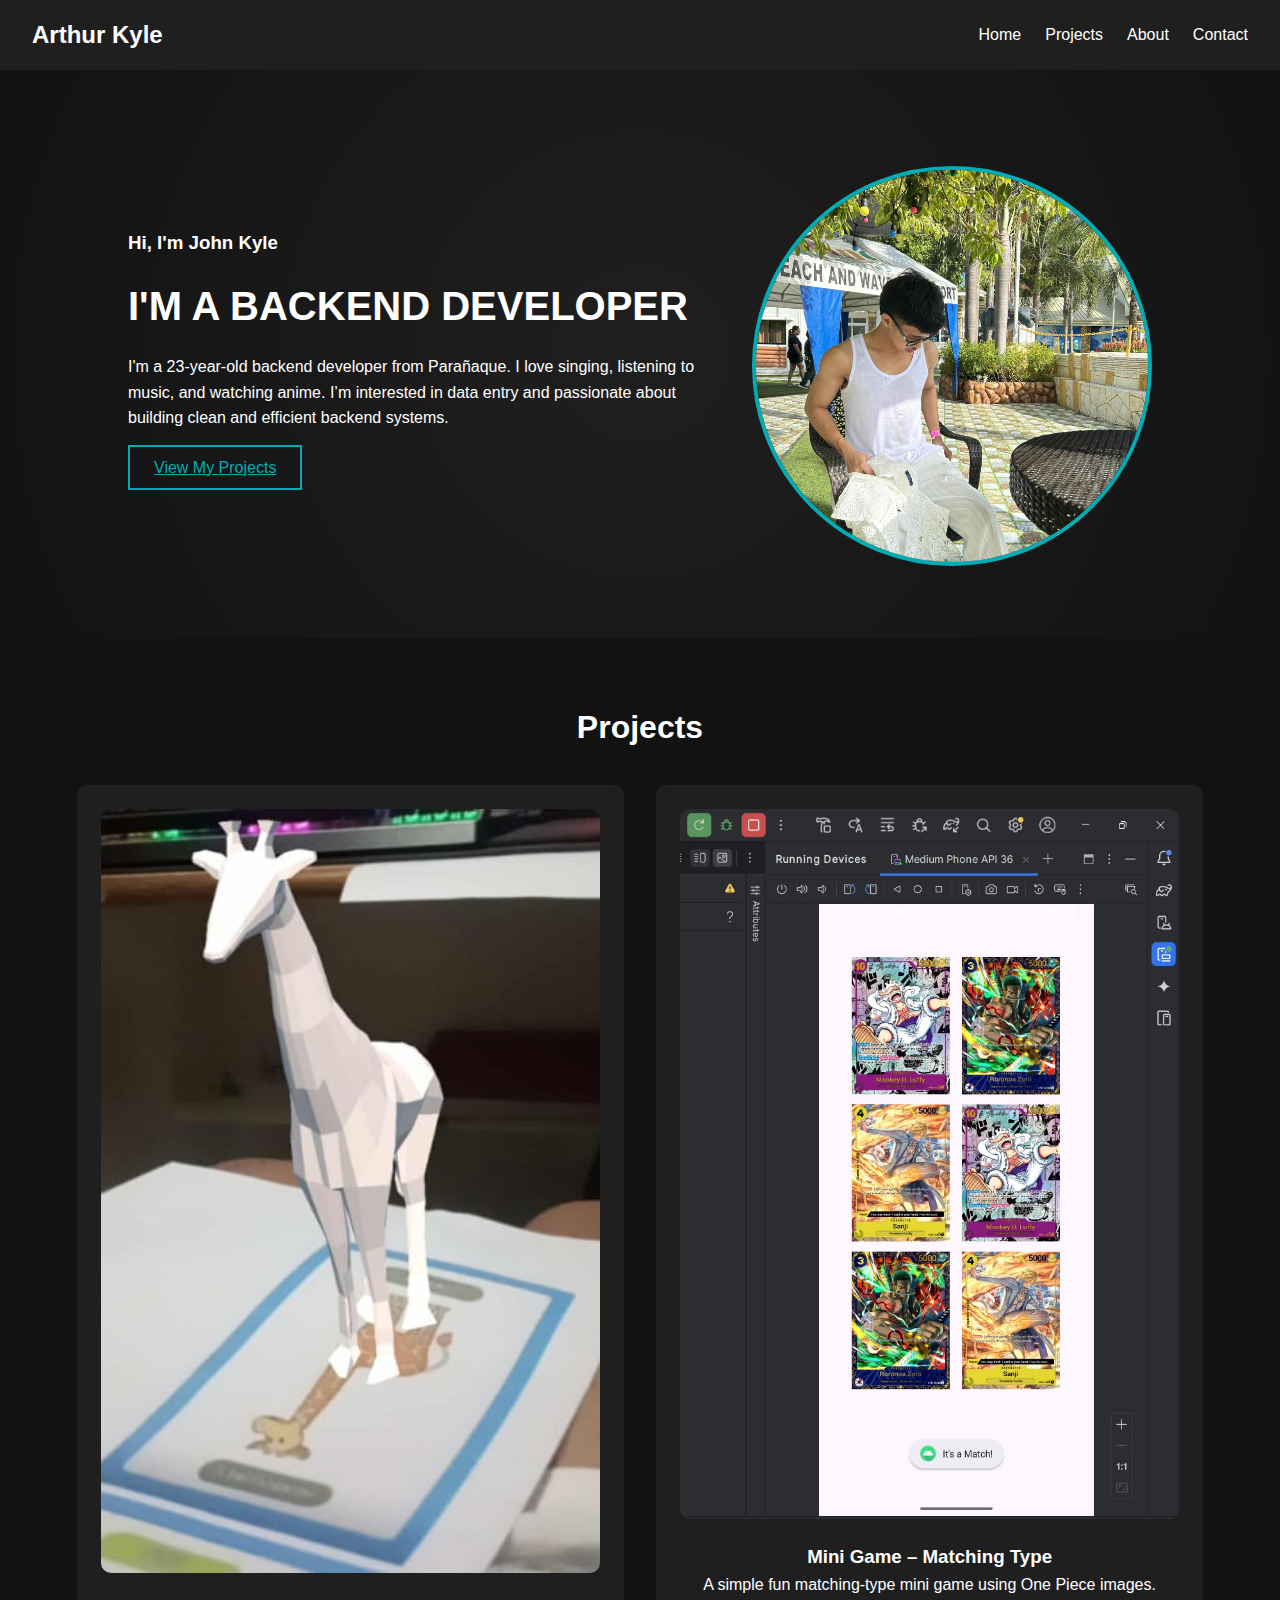
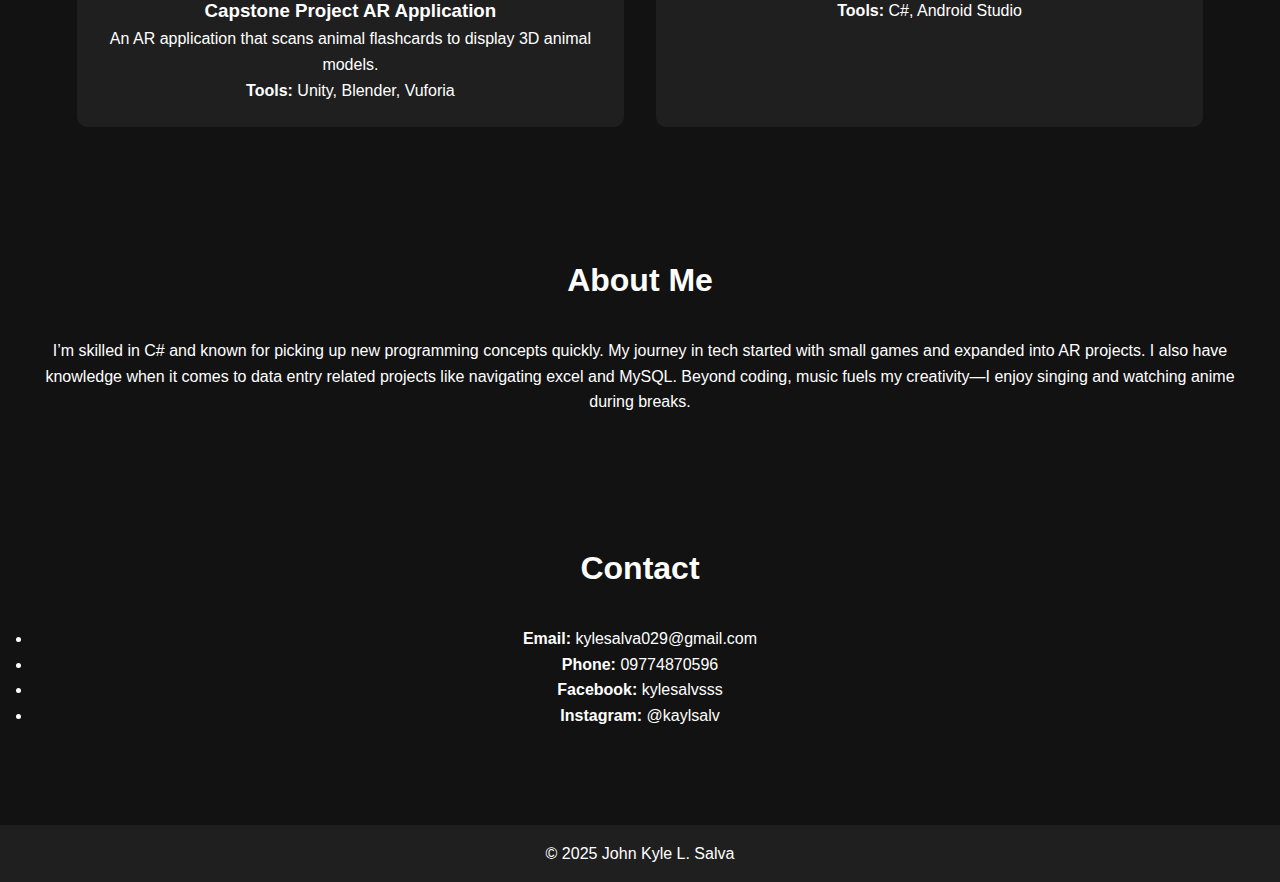
<file: index.html>
<!DOCTYPE html>
<html lang="en">
<head>
  <meta charset="UTF-8" />
  <meta name="viewport" content="width=device-width, initial-scale=1.0" />
  <title>John Kyle L. Salva | Backend Developer</title>
  <link rel="stylesheet" href="portfolio_style.css" />
  <script defer src="portfolio_script.js"></script>
</head>
<body>
  <header>
    <nav class="navbar">
      <div class="logo">Arthur Kyle</div>
      <ul class="nav-links">
        <li><a href="#home">Home</a></li>
        <li><a href="#projects">Projects</a></li>
        <li><a href="#about">About</a></li>
        <li><a href="#contact">Contact</a></li>
      </ul>
    </nav>
  </header>
<!-- Testing redeploy ggrrrr -->
  <section id="home" class="hero">
    <div class="hero-content">
      <h3>Hi, I'm John Kyle</h3>
      <h1>I'M A BACKEND DEVELOPER</h1>
      <p>I'm a 23-year-old backend developer from Parañaque. I love singing, listening to music, and watching anime. I’m interested in data entry and passionate about building clean and efficient backend systems.</p>
      <a href="#projects" class="btn">View My Projects</a>
    </div>
    <div class="hero-img">
      <img src="my-image.jpg" alt="Profile" />
    </div>
  </section>

  <section id="projects" class="projects">
    <h2>Projects</h2>
    <div class="project-list">
      <div class="project-item">
        <img src="girafee.jpg" alt="Capstone Project" />
        <h3>Capstone Project AR Application</h3>
        <p>An AR application that scans animal flashcards to display 3D animal models.</p>
        <span><strong>Tools:</strong> Unity, Blender, Vuforia</span>
      </div>
      <div class="project-item">
        <img src="flipmatch.jpg" alt="Mini Game" />
        <h3>Mini Game – Matching Type</h3>
        <p>A simple fun matching-type mini game using One Piece images.</p>
        <span><strong>Tools:</strong> C#, Android Studio</span>
      </div>
    </div>
  </section>

  <section id="about" class="about">
    <h2>About Me</h2>
    <p>I’m skilled in C# and known for picking up new programming concepts quickly. My journey in tech started with small games and expanded into AR projects. I also have knowledge when it comes to data entry related projects like navigating excel and MySQL. Beyond coding, music fuels my creativity—I enjoy singing and watching anime during breaks.</p>
  </section>

  <section id="contact" class="contact">
    <h2>Contact</h2>
    <ul>
      <li><strong>Email:</strong> kylesalva029@gmail.com</li>
      <li><strong>Phone:</strong> 09774870596</li>
      <li><strong>Facebook:</strong> kylesalvsss</li>
      <li><strong>Instagram:</strong> @kaylsalv</li>
    </ul>
  </section>

  <footer>
    <p>&copy; 2025 John Kyle L. Salva</p>
  </footer>
</body>
</html>
</file>
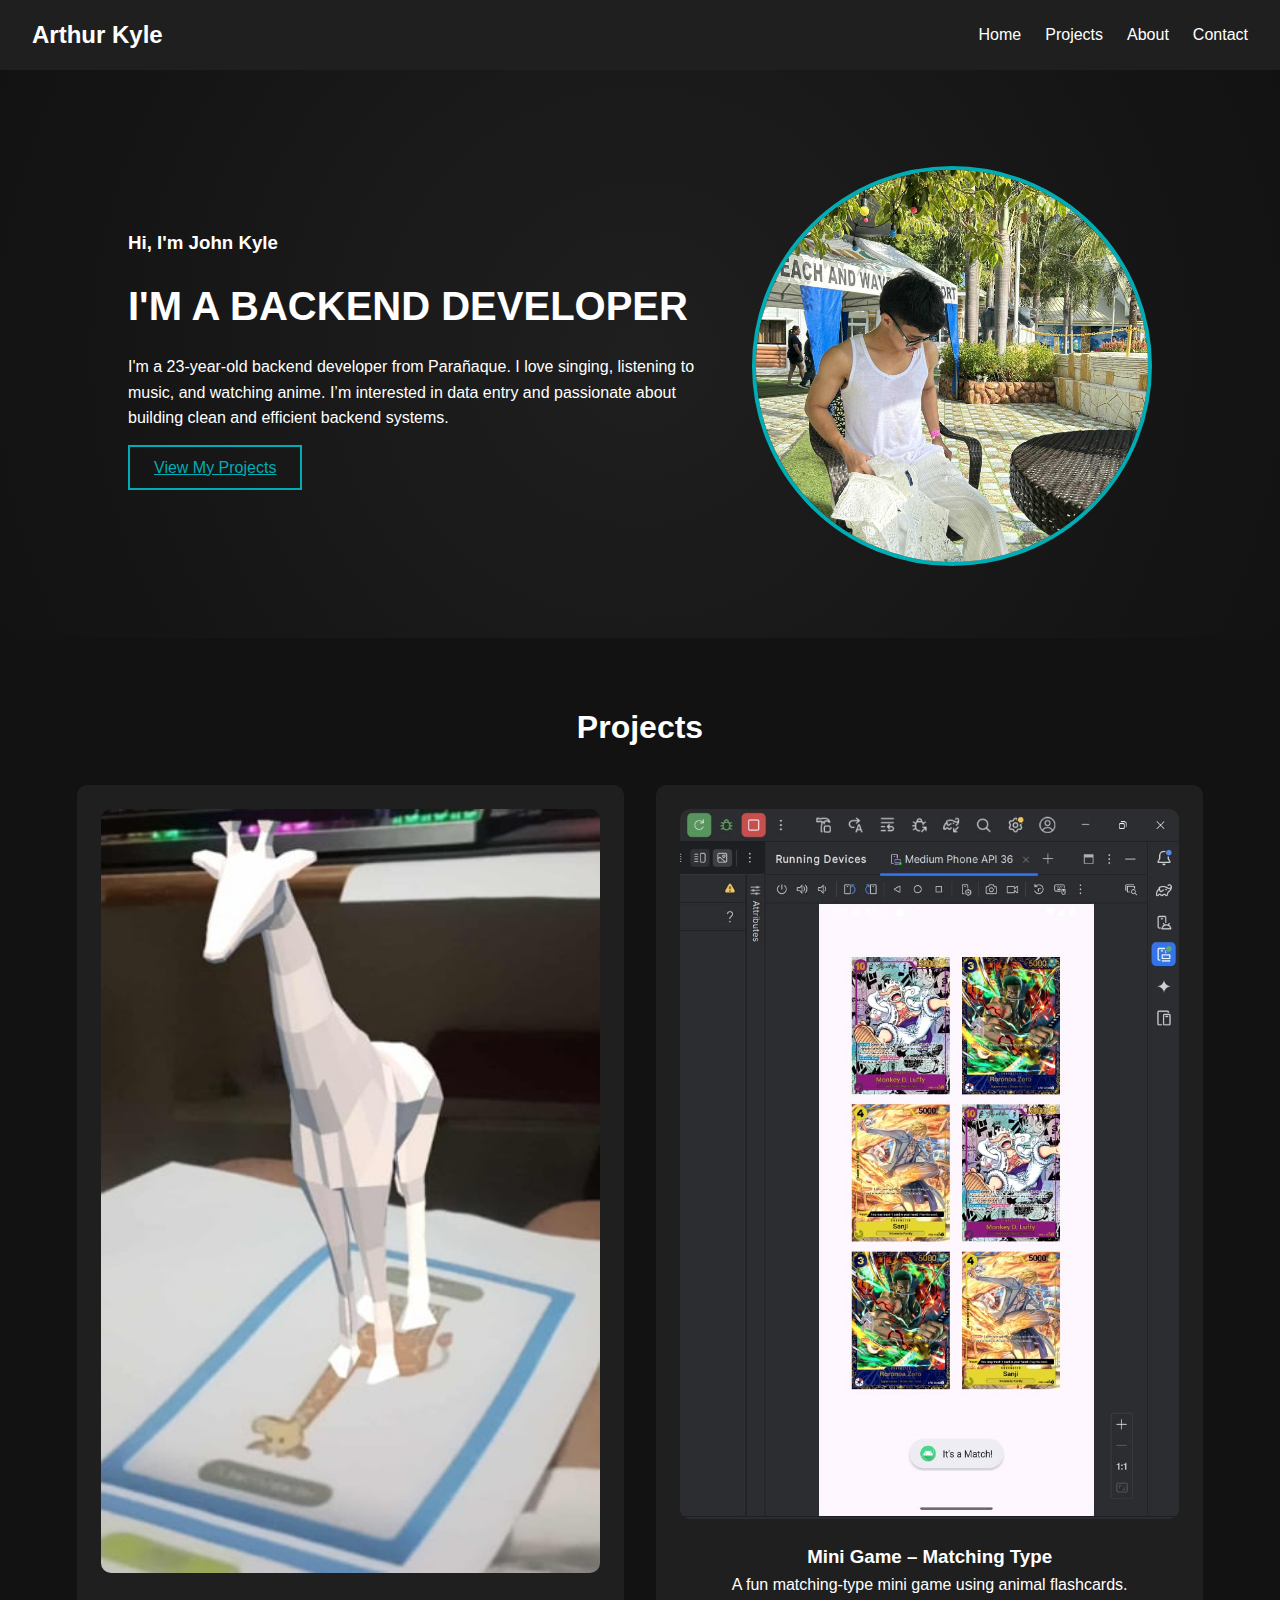
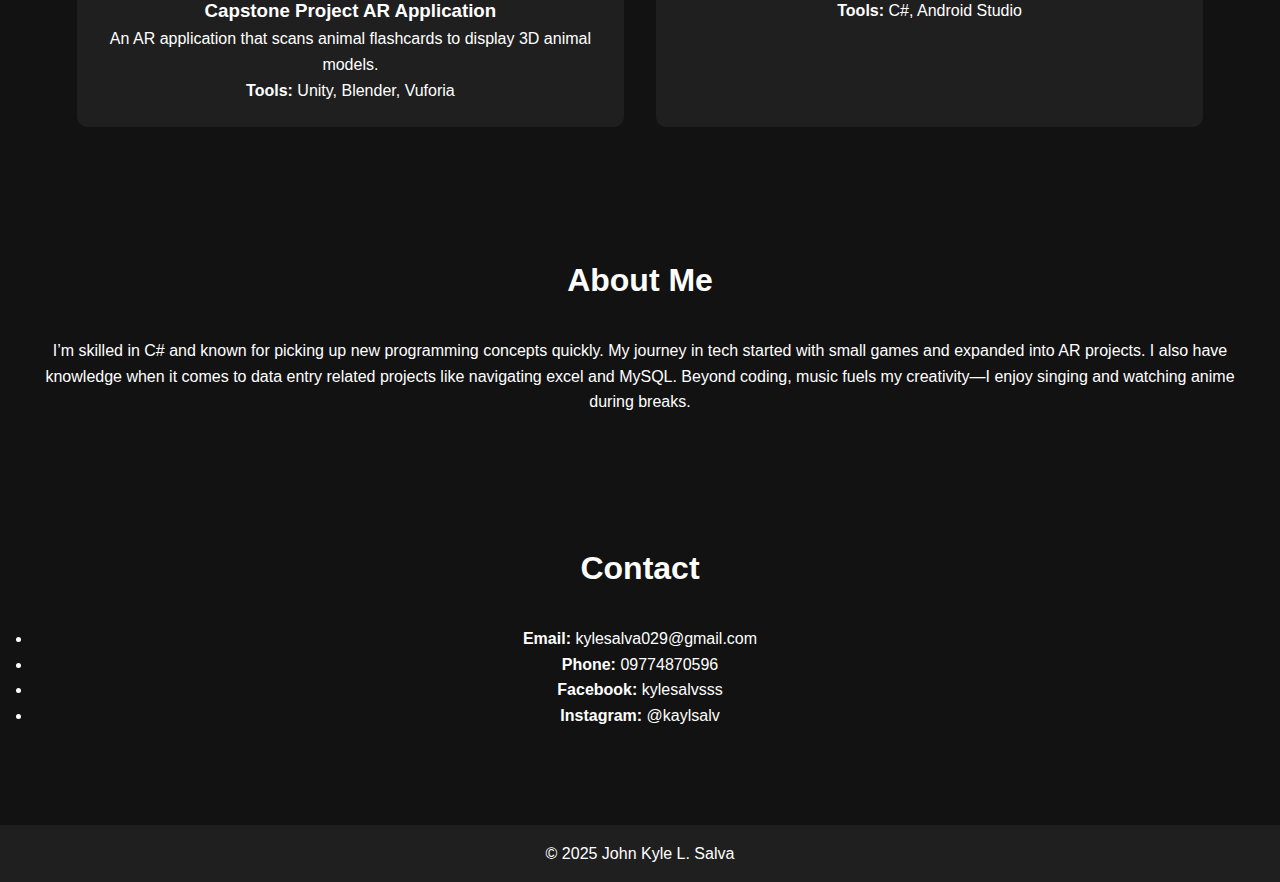
<file: portfolio.html>
<!DOCTYPE html>
<html lang="en">
<head>
  <meta charset="UTF-8" />
  <meta name="viewport" content="width=device-width, initial-scale=1.0" />
  <title>John Kyle L. Salva | Backend Developer</title>
  <link rel="stylesheet" href="portfolio_style.css" />
  <script defer src="portfolio_script.java"></script>
</head>
<body>
  <header>
    <nav class="navbar">
      <div class="logo">Arthur Kyle</div>
      <ul class="nav-links">
        <li><a href="#home">Home</a></li>
        <li><a href="#projects">Projects</a></li>
        <li><a href="#about">About</a></li>
        <li><a href="#contact">Contact</a></li>
      </ul>
    </nav>
  </header>

  <section id="home" class="hero">
    <div class="hero-content">
      <h3>Hi, I'm John Kyle</h3>
      <h1>I'M A BACKEND DEVELOPER</h1>
      <p>I'm a 23-year-old backend developer from Parañaque. I love singing, listening to music, and watching anime. I’m interested in data entry and passionate about building clean and efficient backend systems.</p>
      <a href="#projects" class="btn">View My Projects</a>
    </div>
    <div class="hero-img">
      <img src="my-image.jpg" alt="Profile" />
    </div>
  </section>

  <section id="projects" class="projects">
    <h2>Projects</h2>
    <div class="project-list">
      <div class="project-item">
        <img src="girafee.jpg" alt="Capstone Project" />
        <h3>Capstone Project AR Application</h3>
        <p>An AR application that scans animal flashcards to display 3D animal models.</p>
        <span><strong>Tools:</strong> Unity, Blender, Vuforia</span>
      </div>
      <div class="project-item">
        <img src="flipmatch.jpg" alt="Mini Game" />
        <h3>Mini Game – Matching Type</h3>
        <p>A fun matching-type mini game using animal flashcards.</p>
        <span><strong>Tools:</strong> C#, Android Studio</span>
      </div>
    </div>
  </section>

  <section id="about" class="about">
    <h2>About Me</h2>
    <p>I’m skilled in C# and known for picking up new programming concepts quickly. My journey in tech started with small games and expanded into AR projects. I also have knowledge when it comes to data entry related projects like navigating excel and MySQL. Beyond coding, music fuels my creativity—I enjoy singing and watching anime during breaks.</p>
  </section>

  <section id="contact" class="contact">
    <h2>Contact</h2>
    <ul>
      <li><strong>Email:</strong> kylesalva029@gmail.com</li>
      <li><strong>Phone:</strong> 09774870596</li>
      <li><strong>Facebook:</strong> kylesalvsss</li>
      <li><strong>Instagram:</strong> @kaylsalv</li>
    </ul>
  </section>

  <footer>
    <p>&copy; 2025 John Kyle L. Salva</p>
  </footer>
</body>
</html>
</file>
<file: portfolio_style.css>
/* style.css */
* {
  margin: 0;
  padding: 0;
  box-sizing: border-box;
  font-family: 'Segoe UI', Tahoma, Geneva, Verdana, sans-serif;
}

body {
  background-color: #121212;
  color: #fff;
  line-height: 1.6;
}

.navbar {
  display: flex;
  justify-content: space-between;
  padding: 1rem 2rem;
  background: #1f1f1f;
  align-items: center;
  position: sticky;
  top: 0;
  z-index: 100;
}

.navbar .logo {
  font-weight: bold;
  font-size: 1.5rem;
}

.navbar .nav-links {
  list-style: none;
  display: flex;
  gap: 1.5rem;
}

.navbar .nav-links a {
  text-decoration: none;
  color: #fff;
  transition: color 0.3s ease;
}

.navbar .nav-links a:hover {
  color: #00adb5;
}

.hero {
  display: flex;
  flex-direction: column;
  align-items: center;
  text-align: center;
  padding: 4rem 2rem;
  background: radial-gradient(circle at center, #1f1f1f, #121212);
}

.hero-content h1 {
  font-size: 2.5rem;
  margin: 1rem 0;
}

.hero-content p {
  max-width: 600px;
  margin-bottom: 1.5rem;
}

.hero .btn {
  padding: 0.75rem 1.5rem;
  border: 2px solid #00adb5;
  background: none;
  color: #00adb5;
  cursor: pointer;
  transition: all 0.3s ease;
}

.hero .btn:hover {
  background: #00adb5;
  color: #121212;
}

.hero-img img {
  width: 400px;
  height: 400px;
  object-fit: cover;
  border-radius: 50%;
  margin-top: 2rem;
  border: 4px solid #00adb5;
}

.projects, .about, .contact {
  padding: 4rem 2rem;
  text-align: center;
}

.projects h2, .about h2, .contact h2 {
  font-size: 2rem;
  margin-bottom: 2rem;
}

.project-list {
  display: flex;
  flex-direction: column;
  gap: 2rem;
}

.project-item img {
  width: 100%;
  max-width: 500px;
  height: auto;
  border-radius: 10px;
  margin-bottom: 1rem;
}

.project-item {
  background: #1f1f1f;
  padding: 1.5rem;
  border-radius: 10px;
}

footer {
  text-align: center;
  padding: 1rem;
  background: #1f1f1f;
  margin-top: 2rem;
}

@media (min-width: 768px) {
  .hero {
    flex-direction: row;
    justify-content: space-between;
    text-align: left;
    padding: 4rem 8rem;
  }

  .hero-img {
    margin-top: 0;
  }

  .project-list {
    flex-direction: row;
    justify-content: center;
  }

  .project-item {
    width: 45%;
  }
}
</file>
